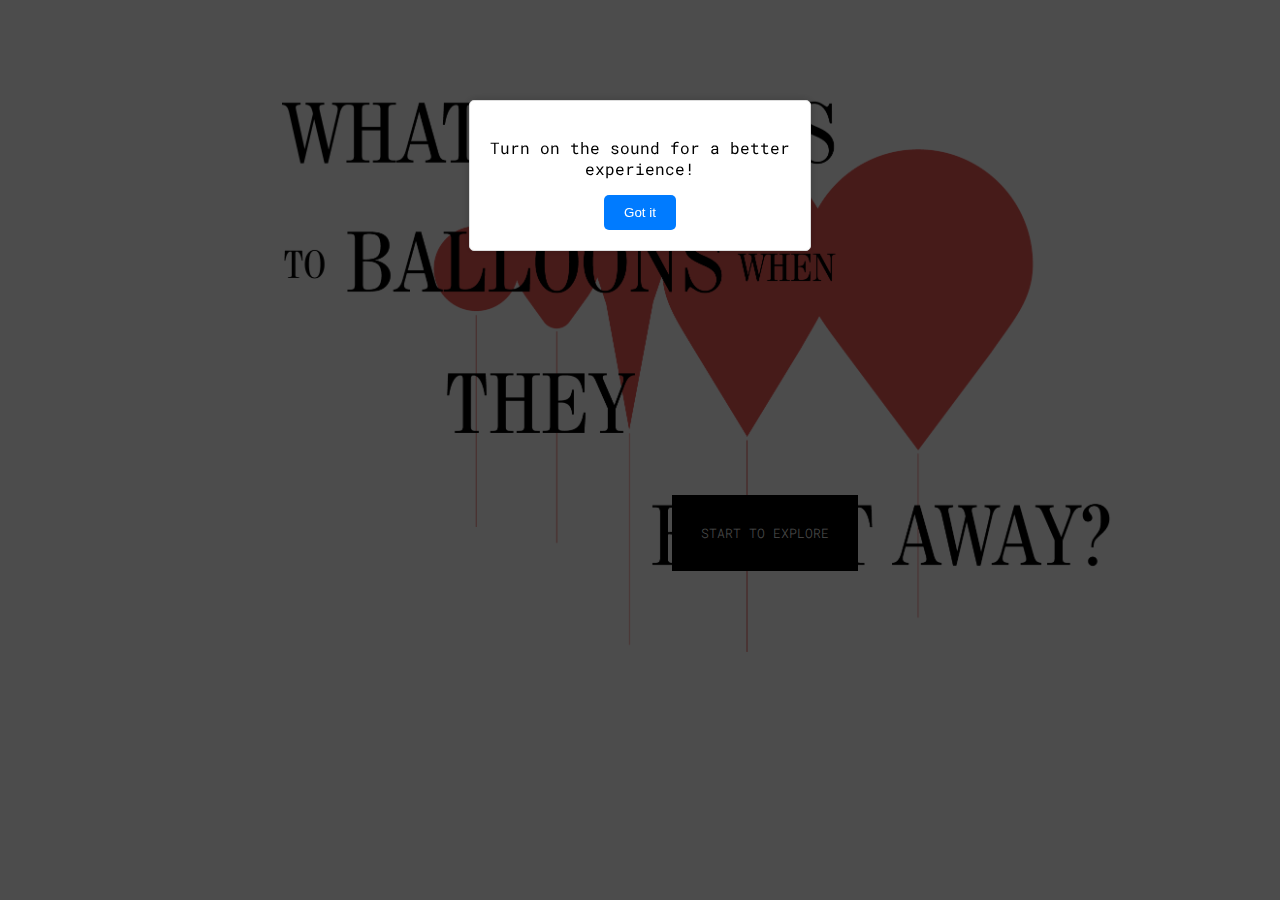
<file: Project 1/html/index.html>
<!DOCTYPE html>
<html lang="en">
<head>
    <meta charset="UTF-8">
    <meta name="viewport" content="width=device-width, initial-scale=1.0">
    <link href="../css/style.css" rel="stylesheet"></link>    
    <!-- font -->
    <link rel="preconnect" href="https://fonts.googleapis.com">
    <link rel="preconnect" href="https://fonts.gstatic.com" crossorigin>
    <link href="https://fonts.googleapis.com/css2?family=Roboto+Mono:wght@100;200;300;400;500;600;700&display=swap" rel="stylesheet">
    <link rel="icon" href="../img/icon.png" type="image/png">
    <title>Balloon</title>
</head>
<body style="background-color: white">
    <audio id="bgm1"src="../music/bgm1.mp3" type="audio/mp3" loop></audio>

    
    <div id="entryPopup" class="popup">
        <div class="popup-content">
            <p>Turn on the sound for a better experience!</p>
            <button id="startButton">Got it</button>
        </div>
    </div>



    <section class="fadein" id="PAGE1">
        <!-- <p id="projectname">WHERE BALLOONS FLOAT</p> -->
        <img id="bkd" src="../img/bkd.png" />
        <button class="btn" id="btn1" onclick="window.location.href='../html/select.html'">START TO EXPLORE</button>
    </section>


    <script src="../js/app.js"></script>
</body>
</html>
</file>
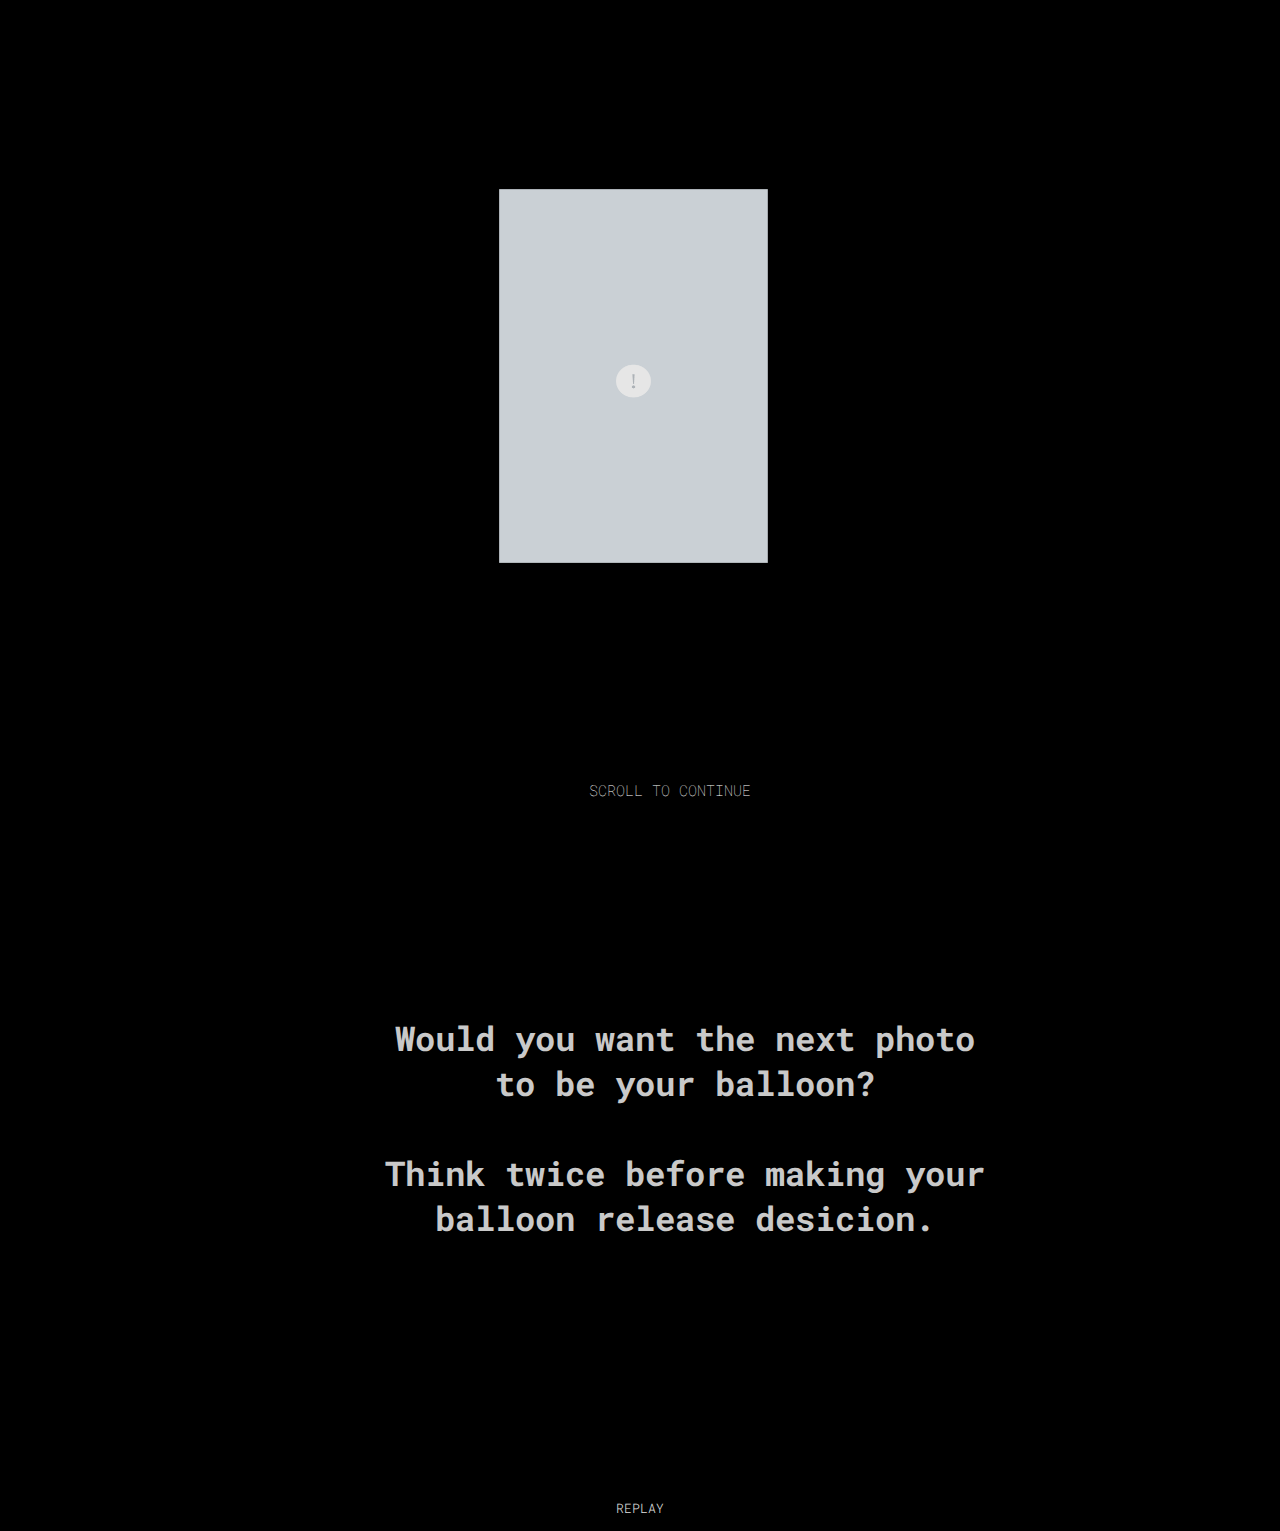
<file: Project 1/html/final.html>
<!DOCTYPE html>
<html lang="en">
<head>
    <meta charset="UTF-8">
    <meta name="viewport" content="width=device-width, initial-scale=1.0">
    <link href="../css/style.css" rel="stylesheet"></link>    
    <!-- font -->
    <link rel="preconnect" href="https://fonts.googleapis.com">
    <link rel="preconnect" href="https://fonts.gstatic.com" crossorigin>
    <link href="https://fonts.googleapis.com/css2?family=Roboto+Mono:wght@100;200;300;400;500;600;700&display=swap" rel="stylesheet">
    <link rel="icon" href="../img/icon.png" type="image/png">
    <title>landissue</title>
</head>
<body style="height:1400px">
    <audio id="bgm6"src="../music/bgm4.mp3"  type="audio/mp3" loop></audio>
        <section class="fadein" id="PAGE7">
            <img id="risk8" src="../img/risk8.png"/>
            <p id="risk8_scroll">SCROLL TO CONTINUE</p>
            <p id="thinktwice">Would you want the next photo to be your balloon?
                <br><br/>Think twice before making your balloon release desicion.</p>
            <button class="continue" id="replay" onclick="window.location.href='../html/index.html'">REPLAY</button>
        </section>
    <script src="../js/final.js"></script>
</body>
</html>
</file>
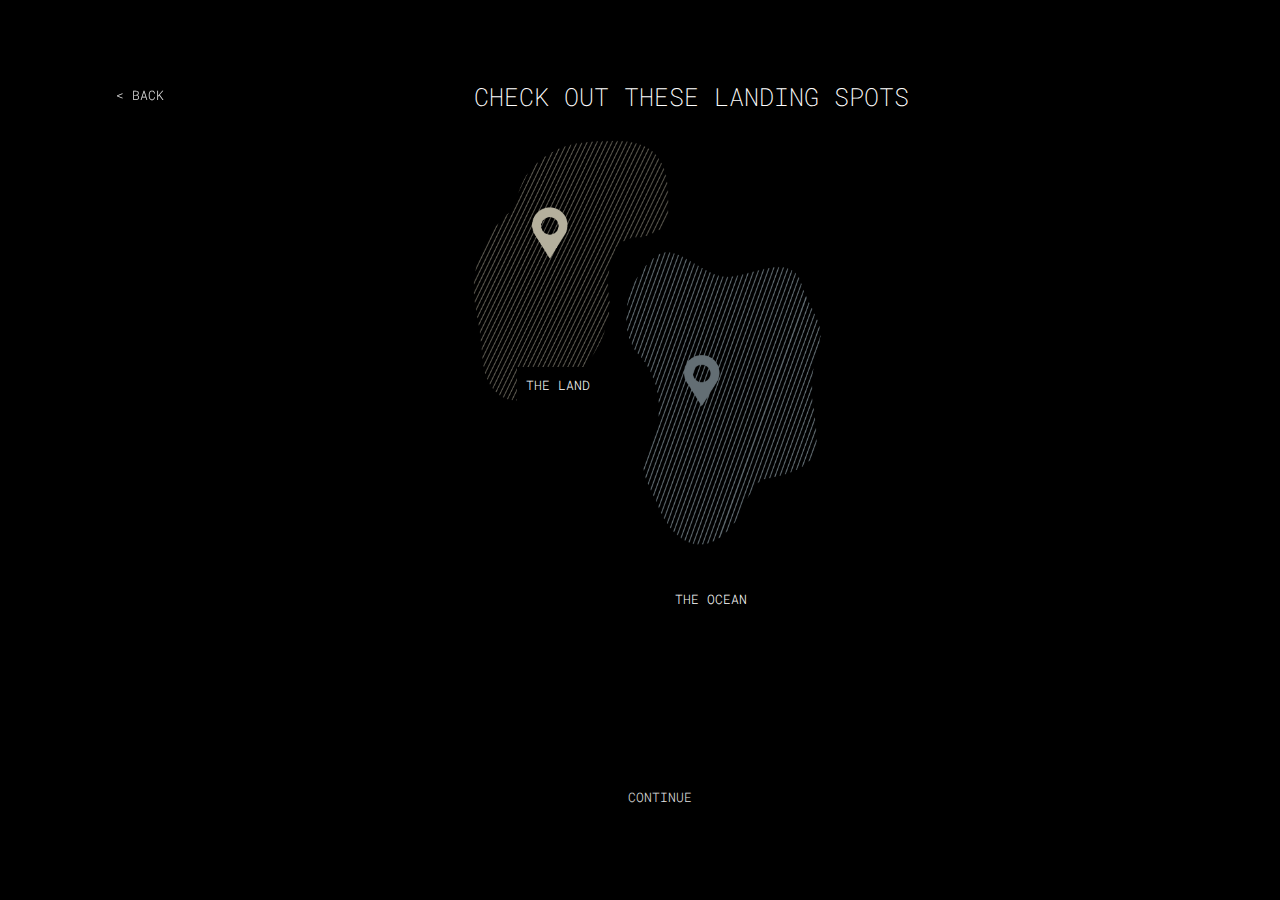
<file: Project 1/html/land.html>
<!DOCTYPE html>
<html lang="en">
<head>
    <meta charset="UTF-8">
    <meta name="viewport" content="width=device-width, initial-scale=1.0">
    <link href="../css/style.css" rel="stylesheet"></link>    
    <!-- font -->
    <link rel="preconnect" href="https://fonts.googleapis.com">
    <link rel="preconnect" href="https://fonts.gstatic.com" crossorigin>
    <link href="https://fonts.googleapis.com/css2?family=Roboto+Mono:wght@100;200;300;400;500;600;700&display=swap" rel="stylesheet">
    <link rel="icon" href="../img/icon.png" type="image/png">
    <title>land</title>
</head>
<body>
    <section class="fadein" id="PAGE6">
        <audio id="bgm3"src="../music/bgm3.mp3"  type="audio/mp3" loop></audio>
        <h1 id="selectland">CHECK OUT THESE LANDING SPOTS</h1>
        <img id="map_land" src="../img/map_land.png"/>
        <button class="mapbtn2" id="THELAND"  onclick="window.location.href='../html/landissue.html'">THE LAND</button>
        <button class="mapbtn2" id="THEOCEAN"  onclick="window.location.href='../html/oceanissue.html'">THE OCEAN</button>
    
    <button class="continue" id="oceanissue_continue5" onclick="window.location.href='../html/musicfestival.html'"> < BACK</button>
    <button class="continue" id="continue_final" onclick="window.location.href='../html/final.html'">CONTINUE</button>
</section>
    
    <script src="../js/land.js"></script>
</body>
</html>
</file>
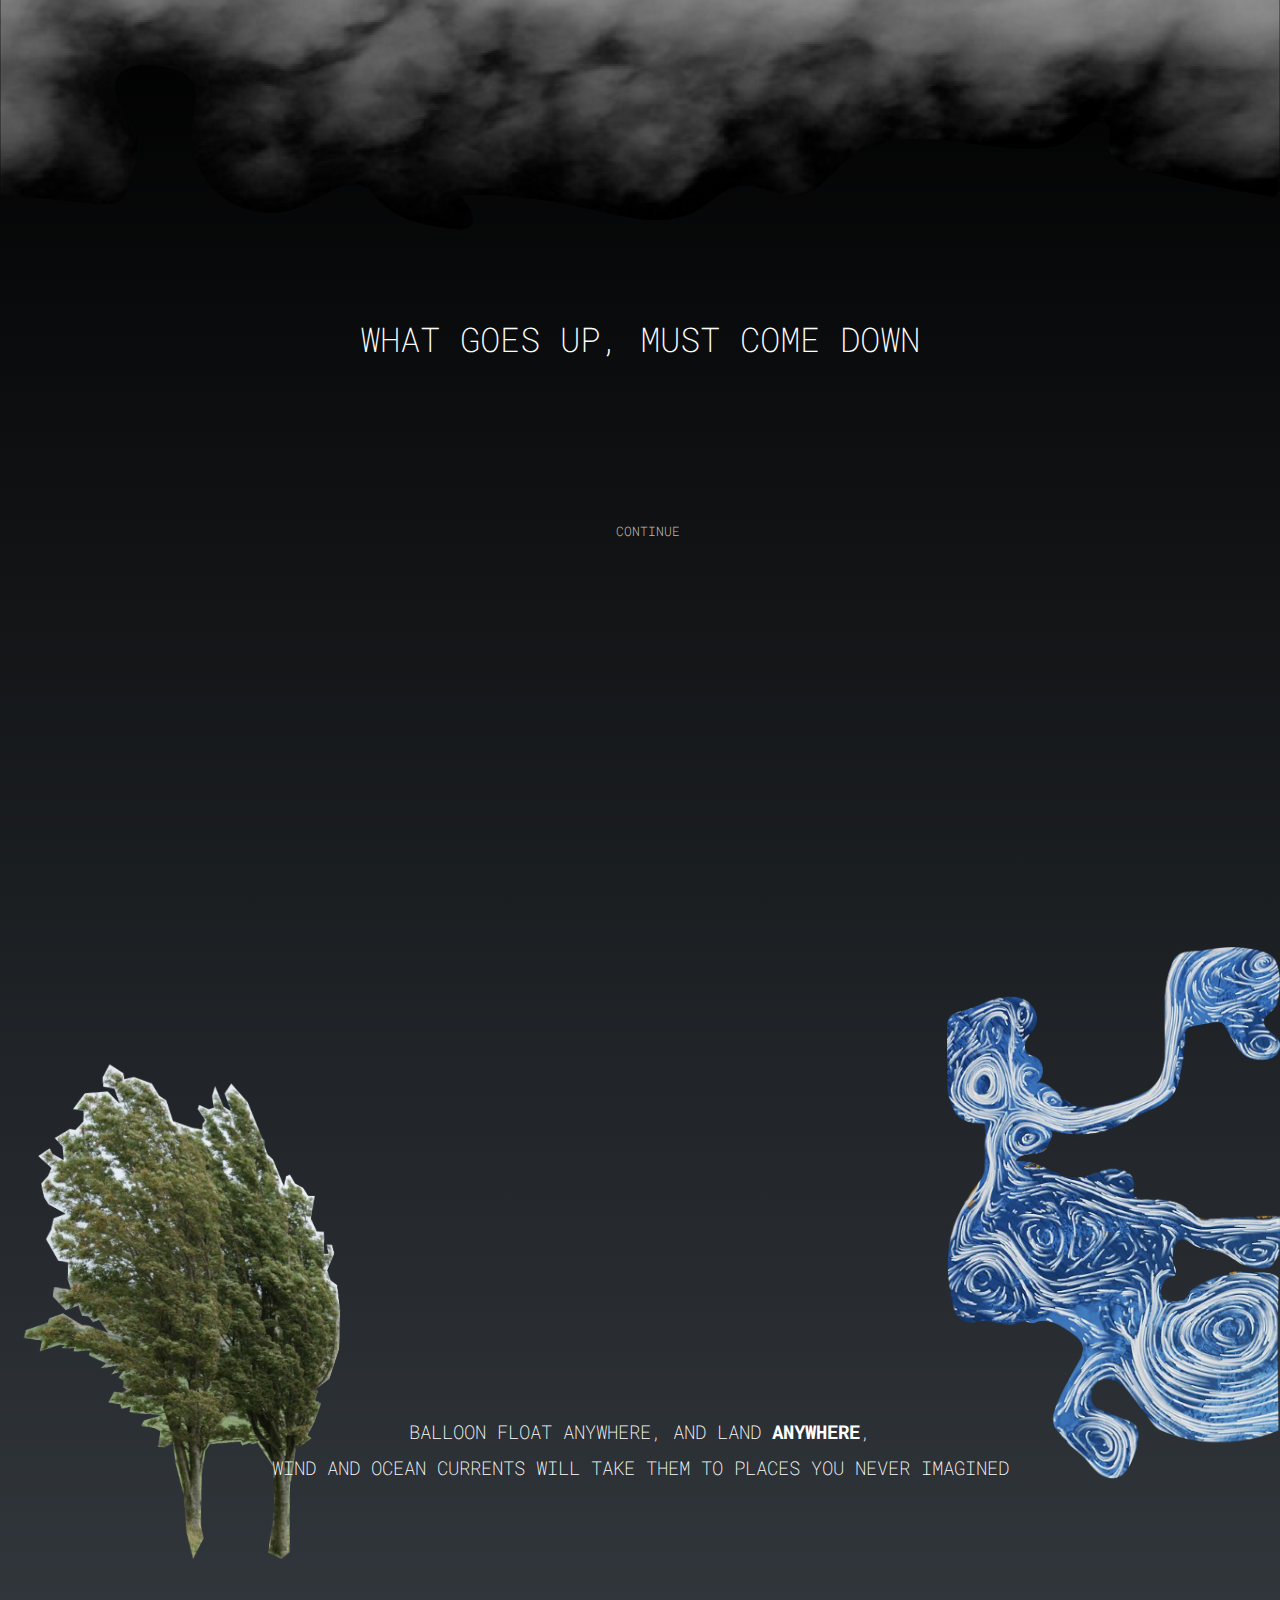
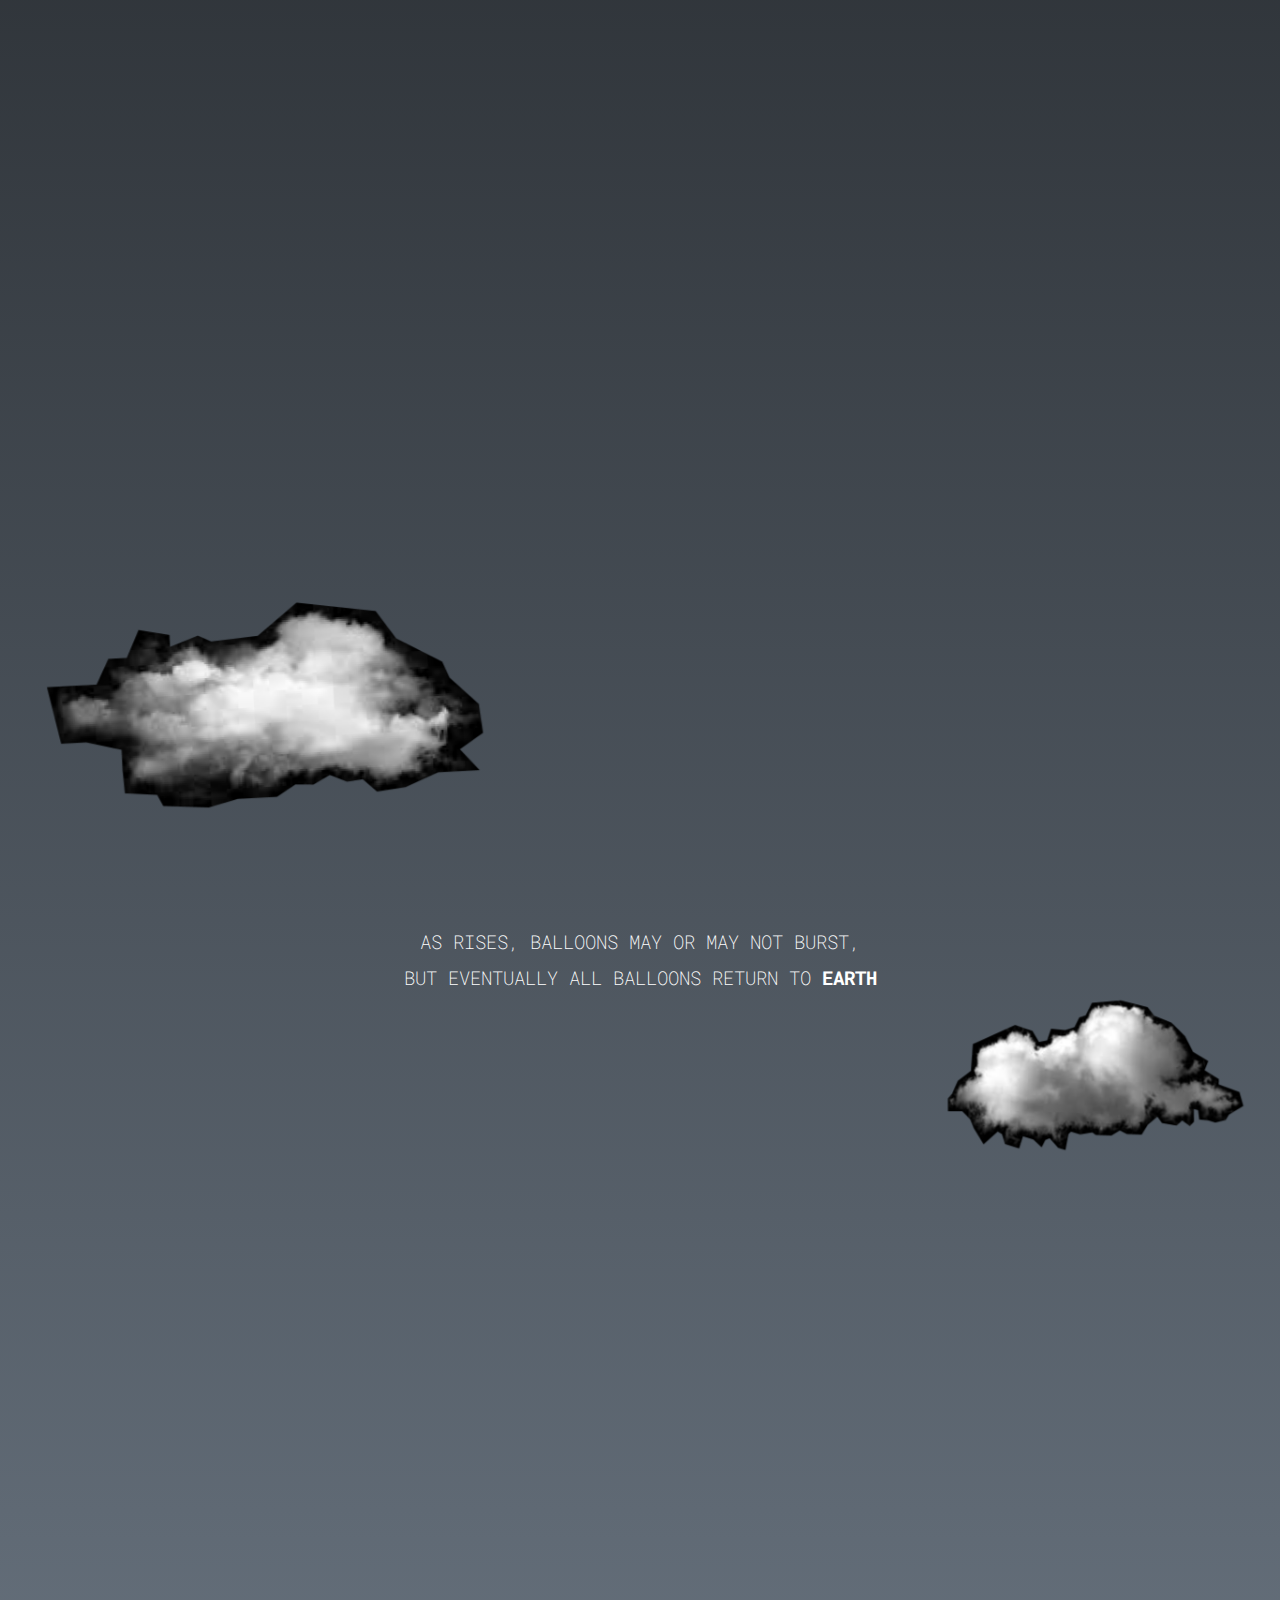
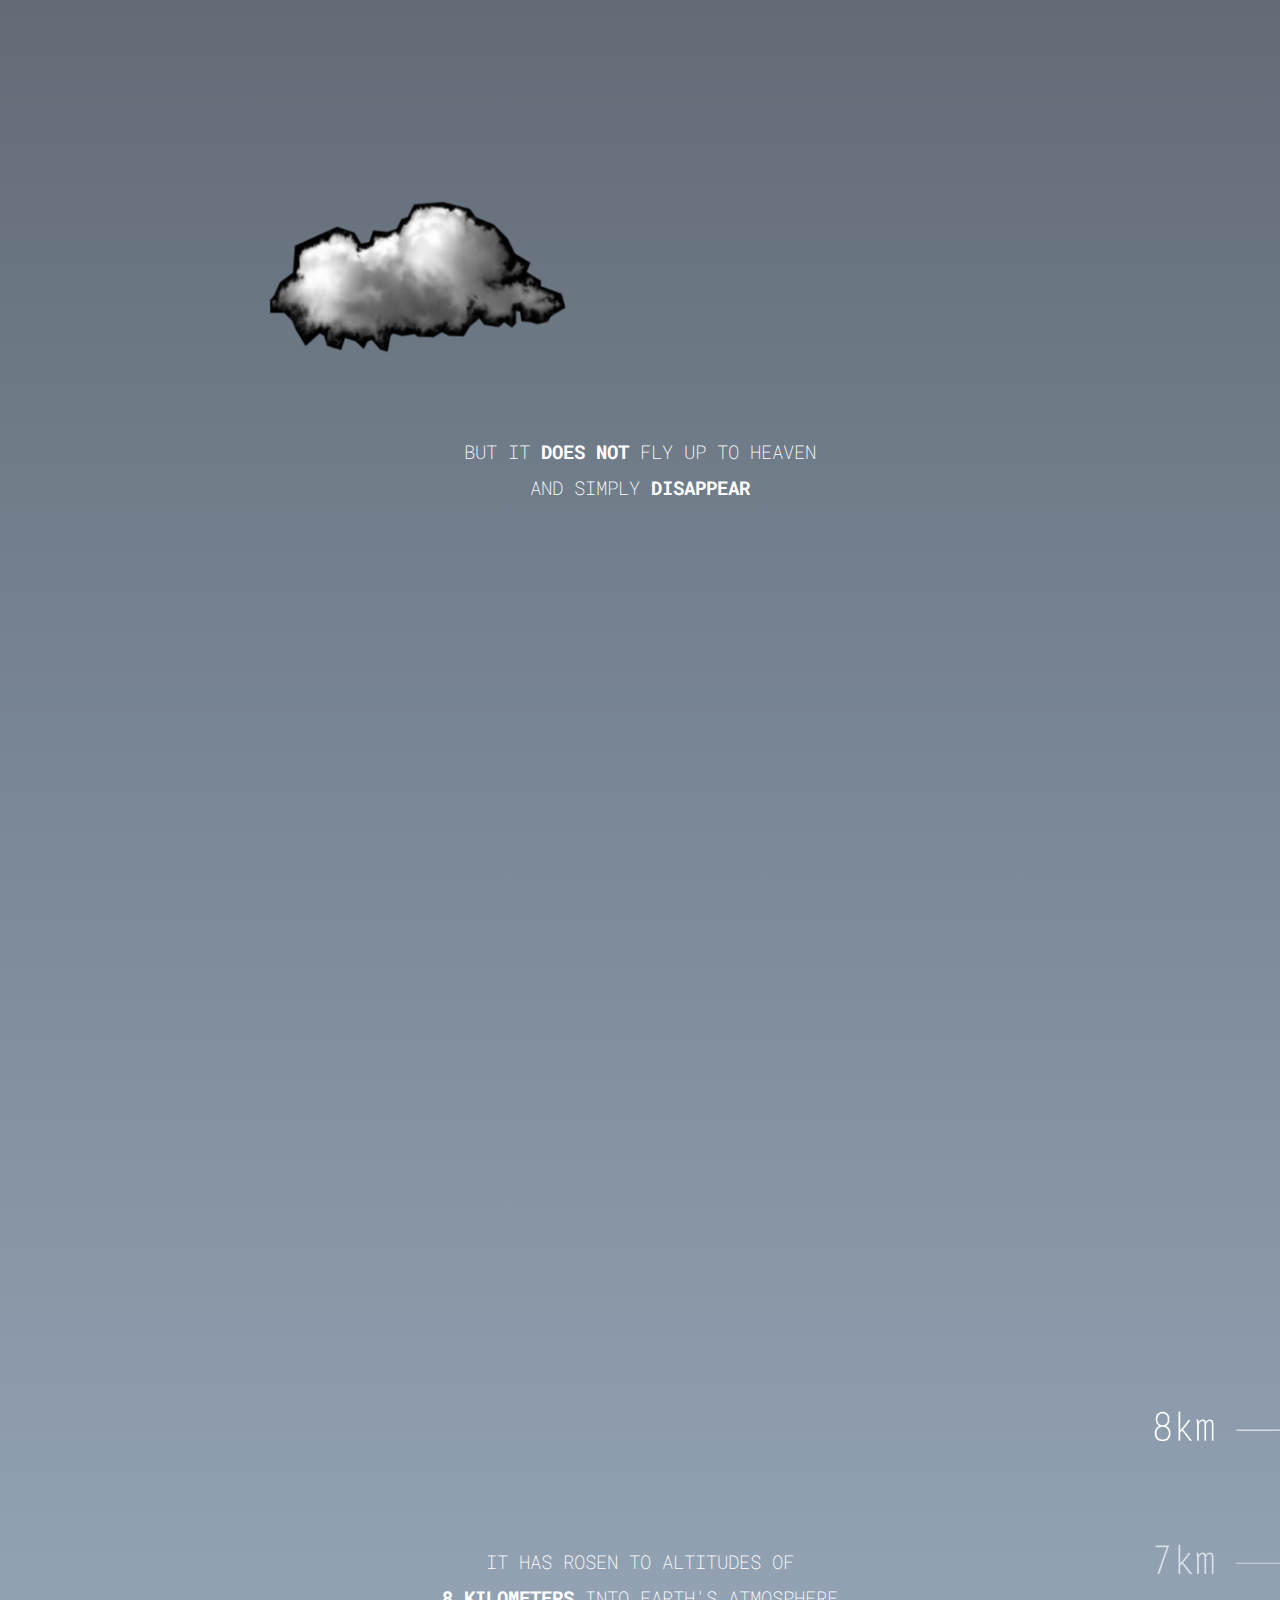
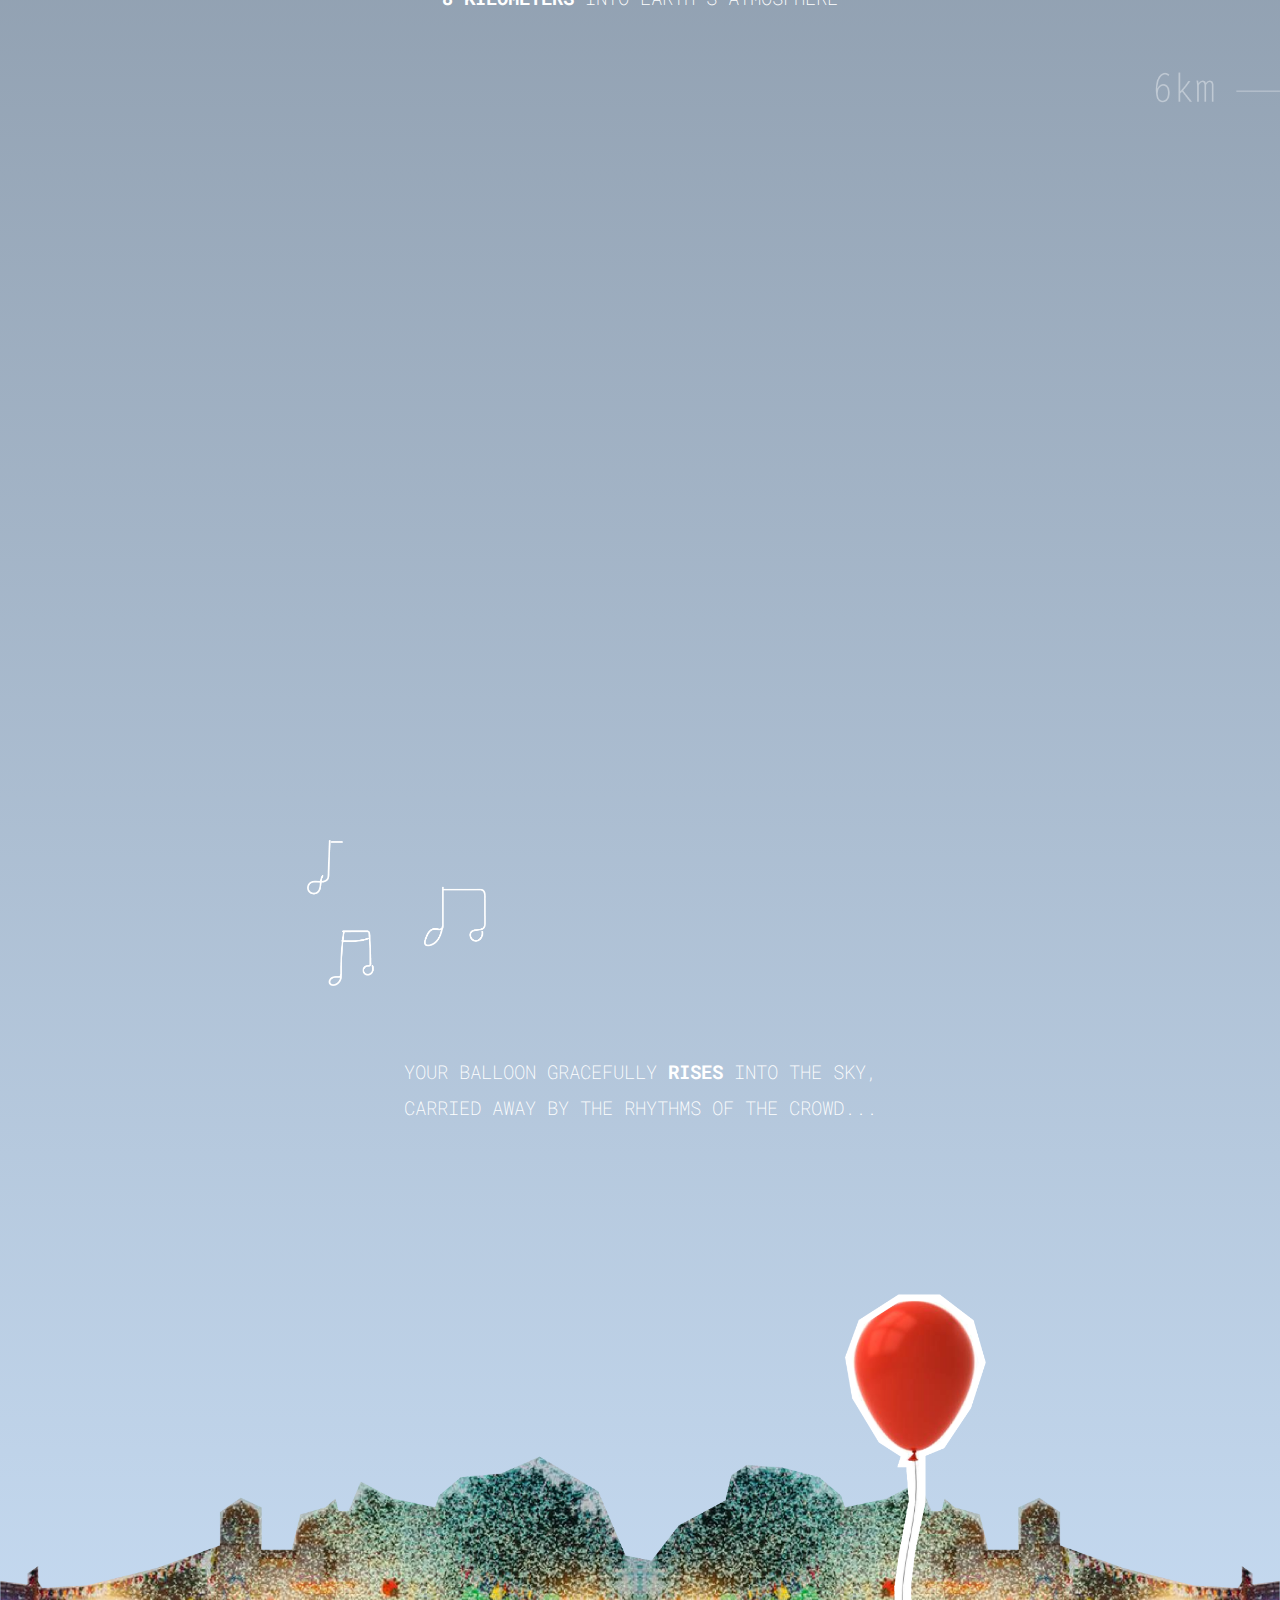
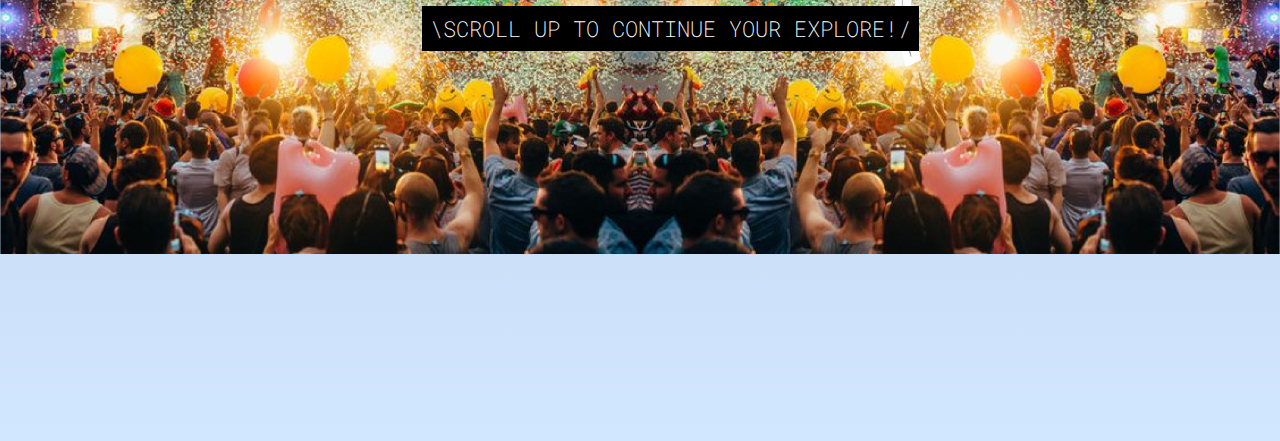
<file: Project 1/html/musicfestival.html>
<!DOCTYPE html>
<html lang="en">
<head>
    <meta charset="UTF-8">
    <meta name="viewport" content="width=device-width, initial-scale=1.0">
    <link href="../css/style.css" rel="stylesheet"></link>    
    <!-- font -->
    <link rel="preconnect" href="https://fonts.googleapis.com">
    <link rel="preconnect" href="https://fonts.gstatic.com" crossorigin>
    <link href="https://fonts.googleapis.com/css2?family=Roboto+Mono:wght@100;200;300;400;500;600;700&display=swap" rel="stylesheet">
    <link rel="icon" href="../img/icon.png" type="image/png">
    <title>musicfestival</title>
</head>
<body style="background: linear-gradient(to bottom, #000000, #d1e7ff);">
    <section class="fadein longpage" id="PAGE5">
        <audio id="bgm_musicfest"src="../music/musicfest.mp3"  type="audio/mp3" autoplay></audio>
        <button id="continue_music" onclick="window.location.href='../html/land.html'">CONTINUE</button>
        <div class="music_text_class">
                <p class="musicheading">WHAT GOES UP, MUST COME DOWN</p>
                <p class="musictext">BALLOON FLOAT ANYWHERE, AND LAND <span style="font-weight: 700;">ANYWHERE</span>,<br>WIND AND OCEAN CURRENTS WILL TAKE THEM TO PLACES YOU NEVER IMAGINED</p>
                <p class="musictext">AS RISES, BALLOONS MAY OR MAY NOT BURST,<br>BUT EVENTUALLY ALL BALLOONS RETURN TO <span style="font-weight: 700;">EARTH</span></p>
                <p class="musictext">BUT IT <span style="font-weight: 700;">DOES NOT</span> FLY UP TO HEAVEN <br>AND SIMPLY <span style="font-weight: 700;">DISAPPEAR</span></p>
                <p class="musictext">IT HAS ROSEN TO ALTITUDES OF <br><span style="font-weight: 700;">8 KILOMETERS</span> INTO EARTH'S ATMOSPHERE</p>
                <p class="musictext">YOUR BALLOON GRACEFULLY <span style="font-weight: 700;">RISES</span> INTO THE SKY,<br>CARRIED AWAY BY THE RHYTHMS OF THE CROWD...</p>
        </div>
        <img id="musicballoon"  src="../img/bln2.png"/>
        <div class="decorateimg">
            <img id="km" src="../img/km.png"/>
            <img id="bigcloud" src="../img/bigcloud.png"/>
            <img id="clouds" src="../img/clouds.png"/>
            <img id="music" src="../img/music.png"/>
            <img id="wind" src="../img/wind.png"/>
            <img id="wind2" src="../img/wind2.png"/>
        </div>
        

        <section class="music_button_class">
            <button id="releasebtn">\SCROLL UP TO CONTINUE YOUR EXPLORE!/</button>
            <img id="musicfest" src="../img/musicfest.png"/> 
        </section>


    </section>
    <script src="../js/musicfestival.js"></script>
</body>
</html>
</file>
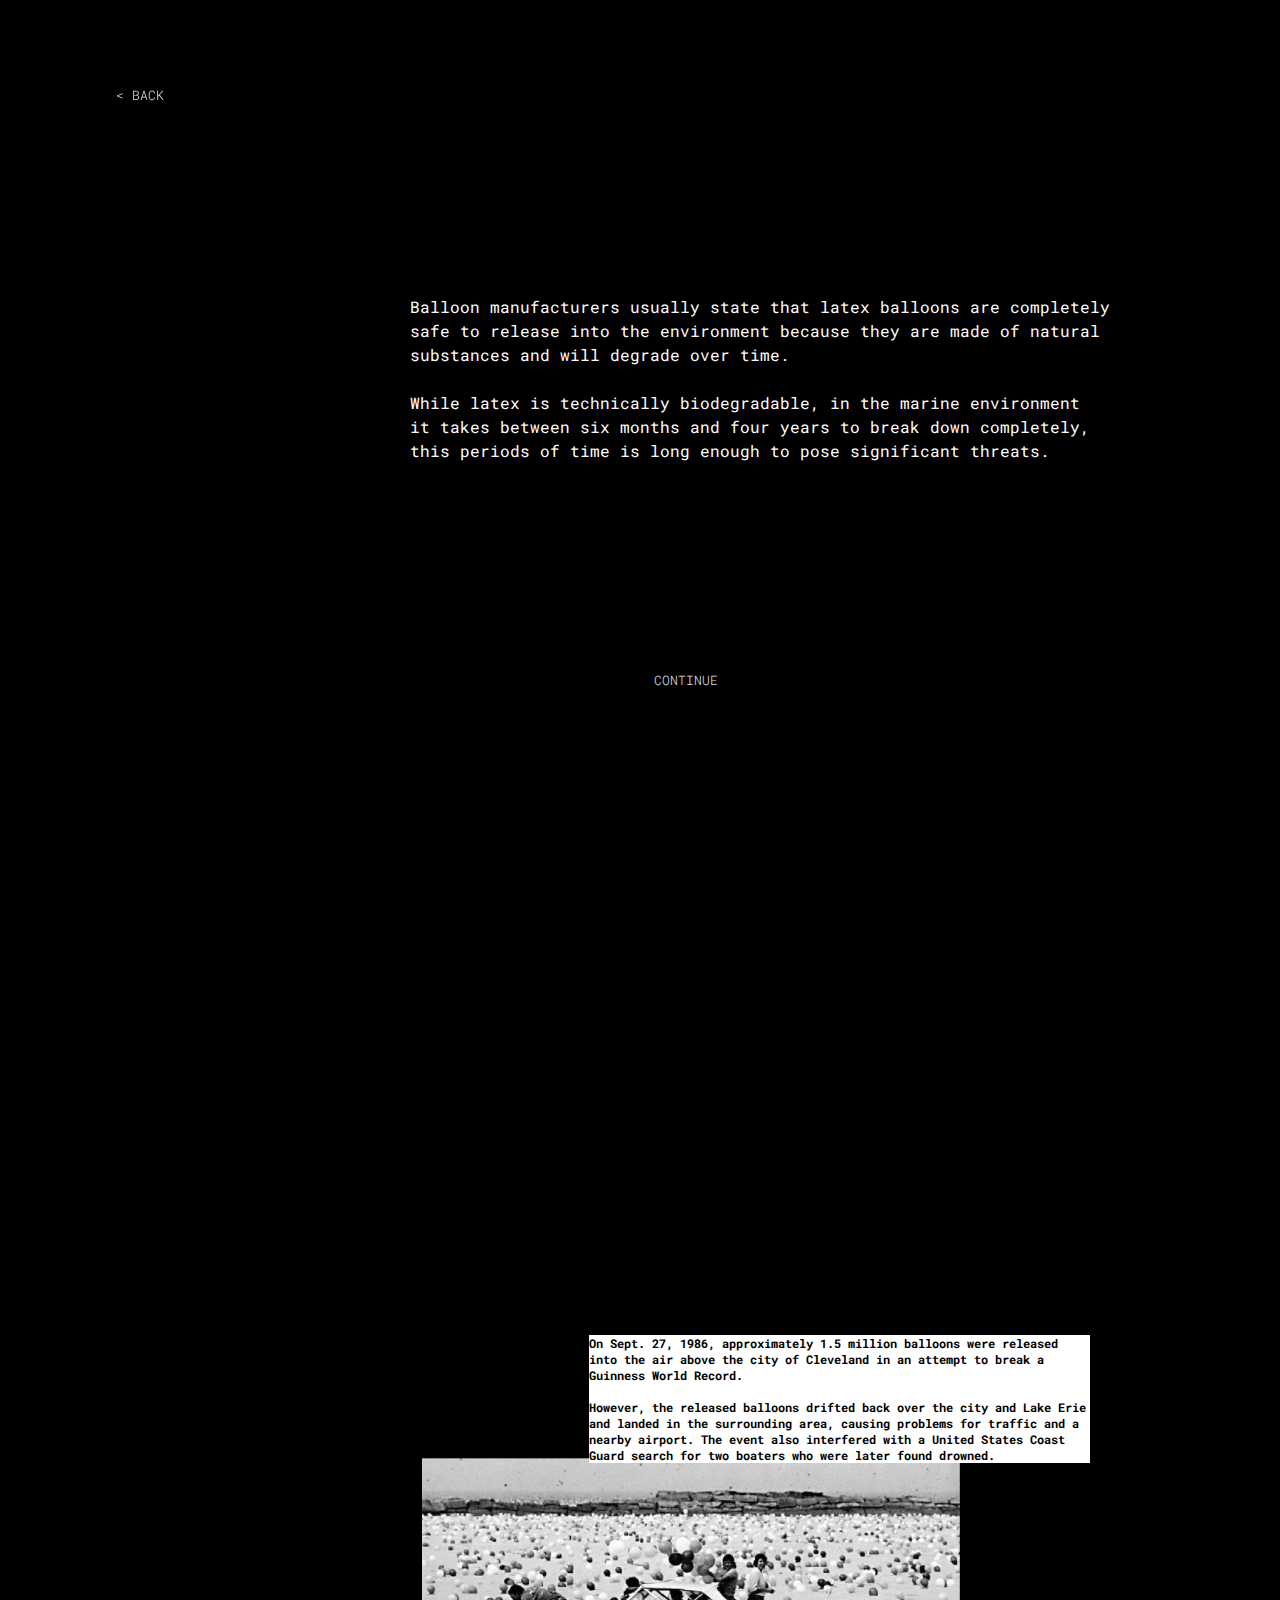
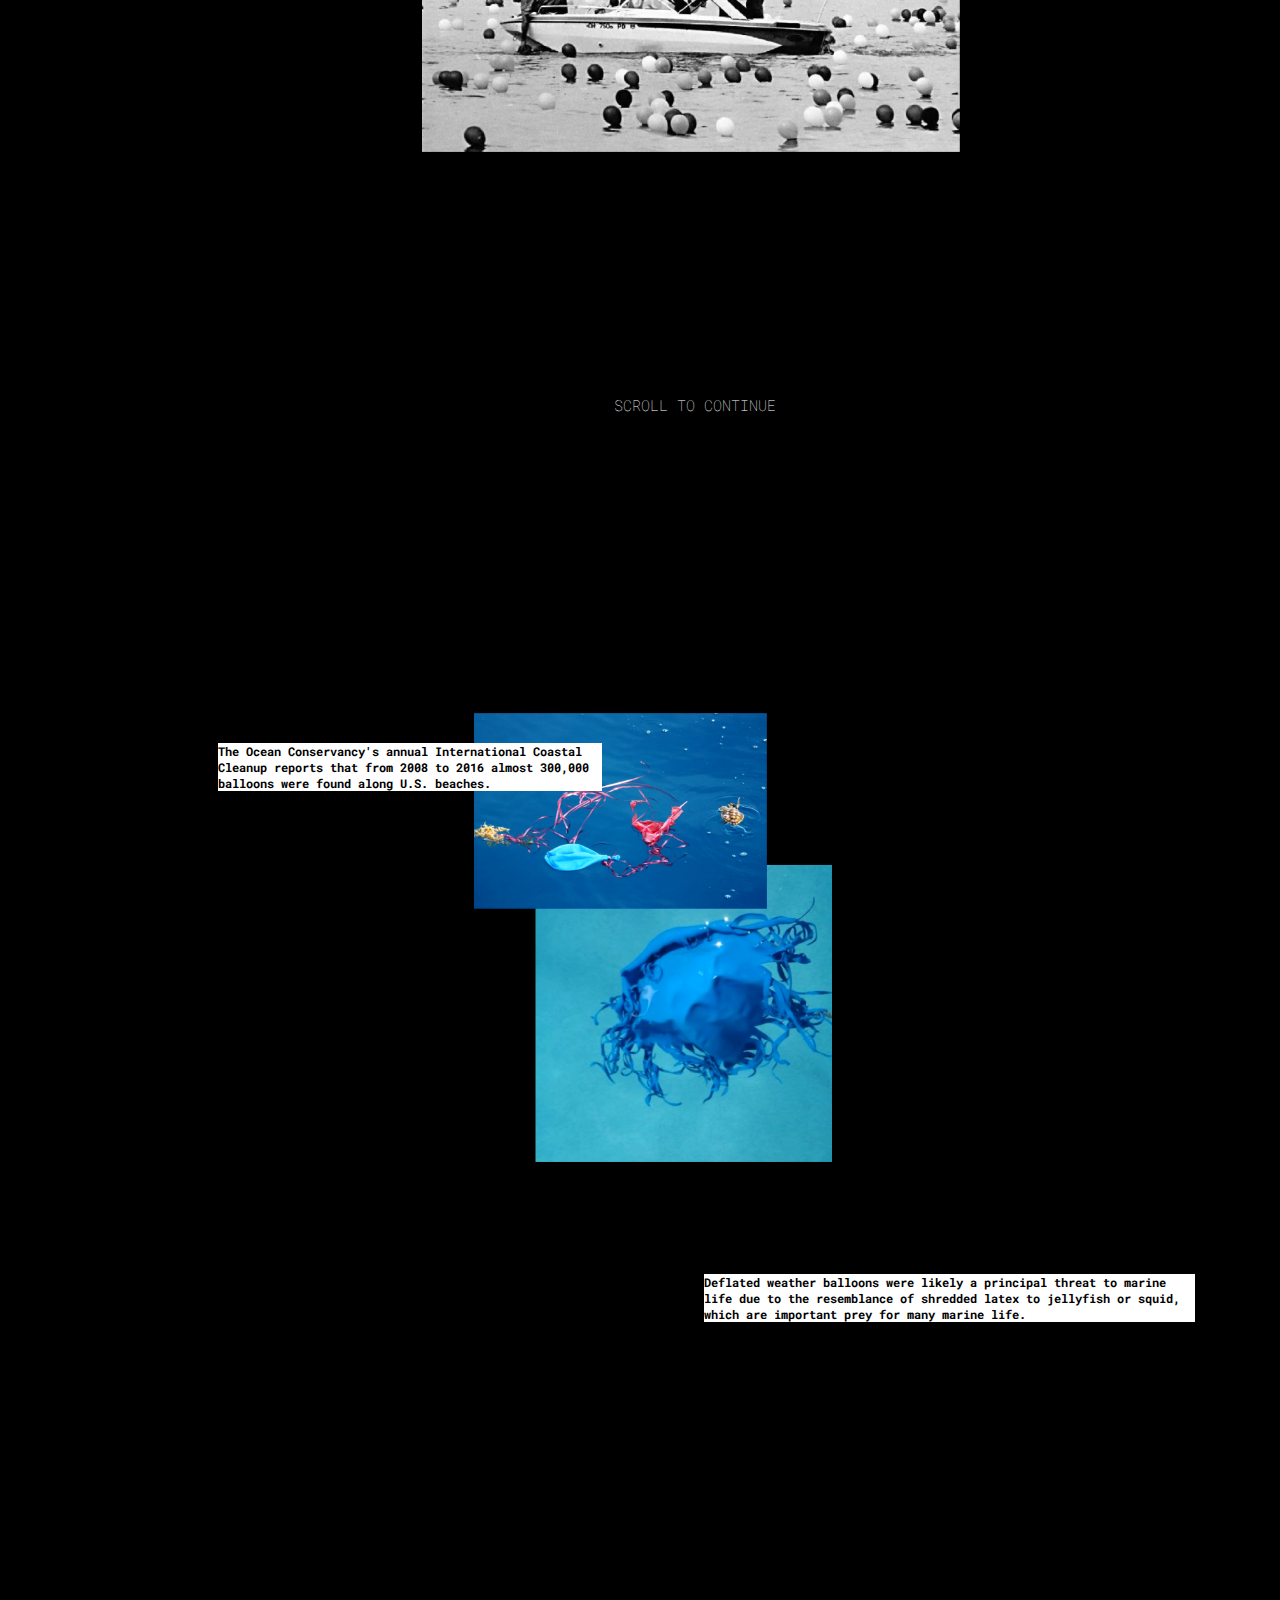
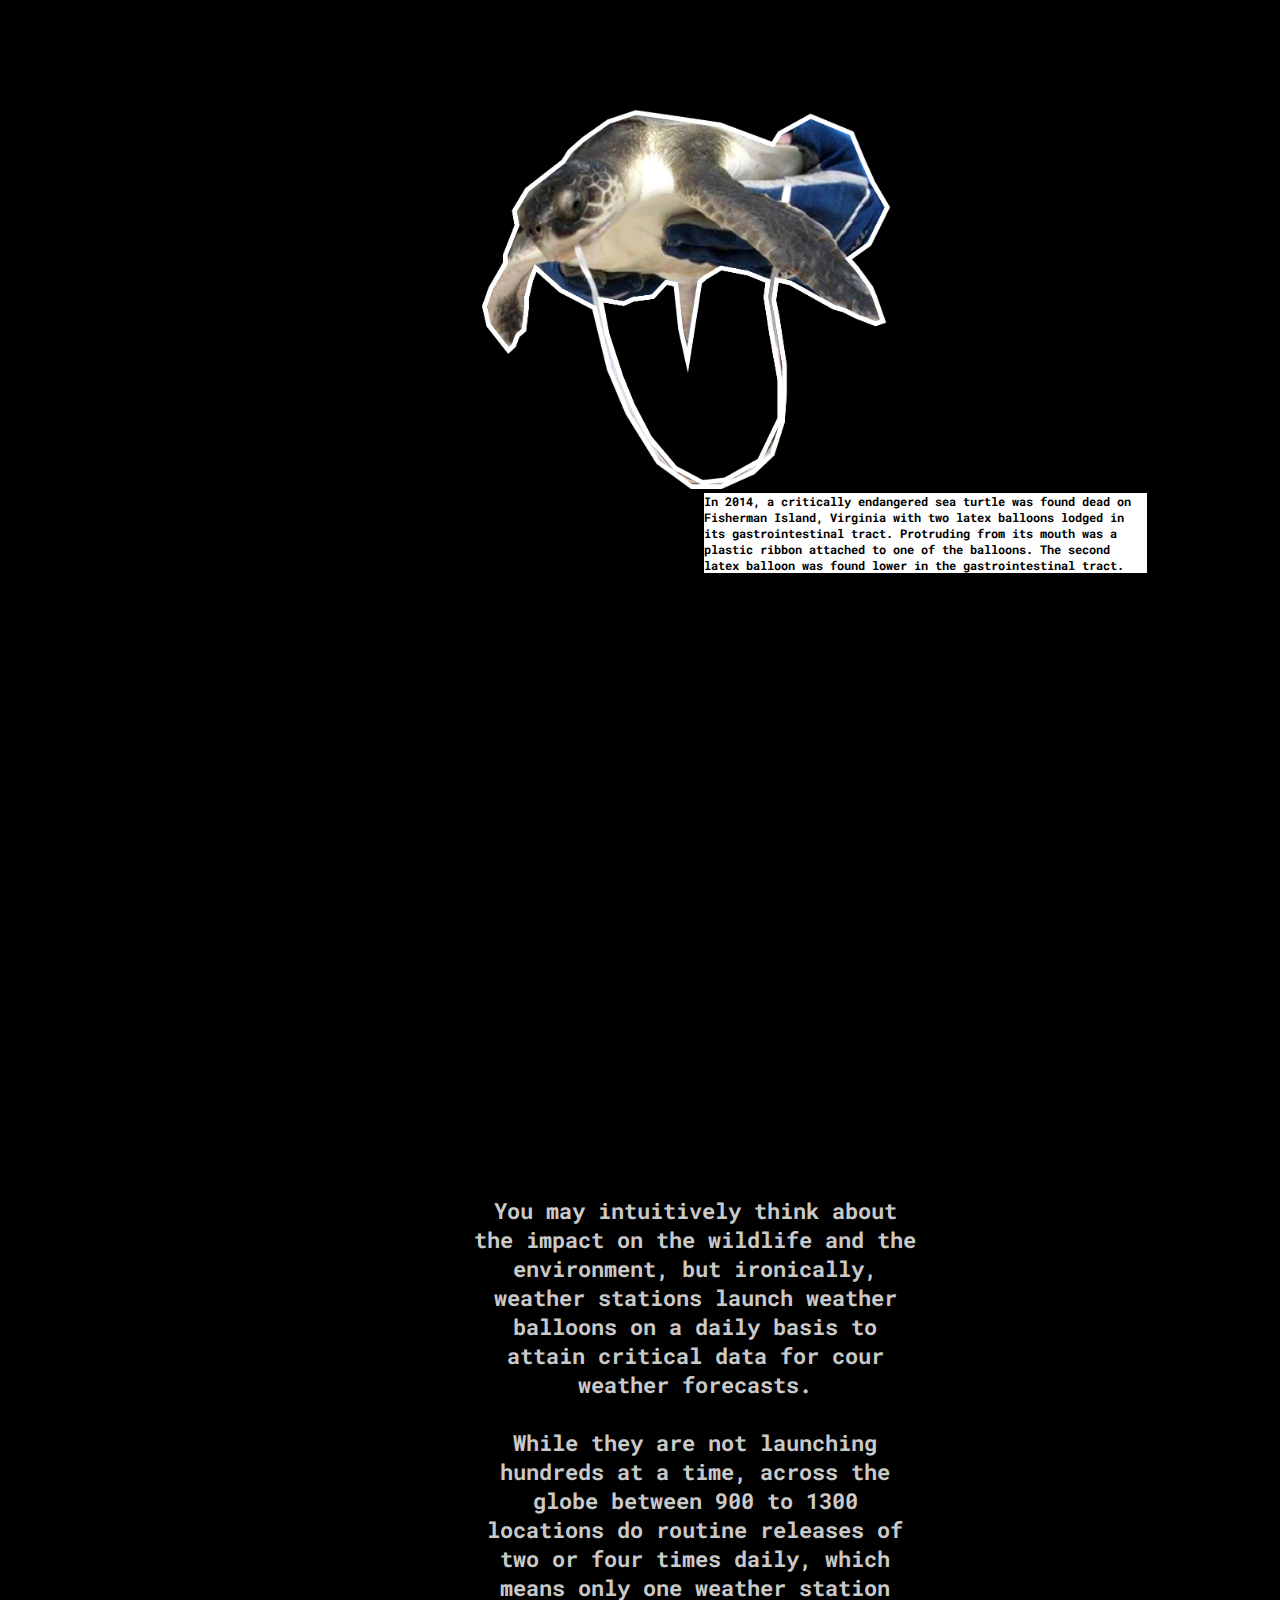
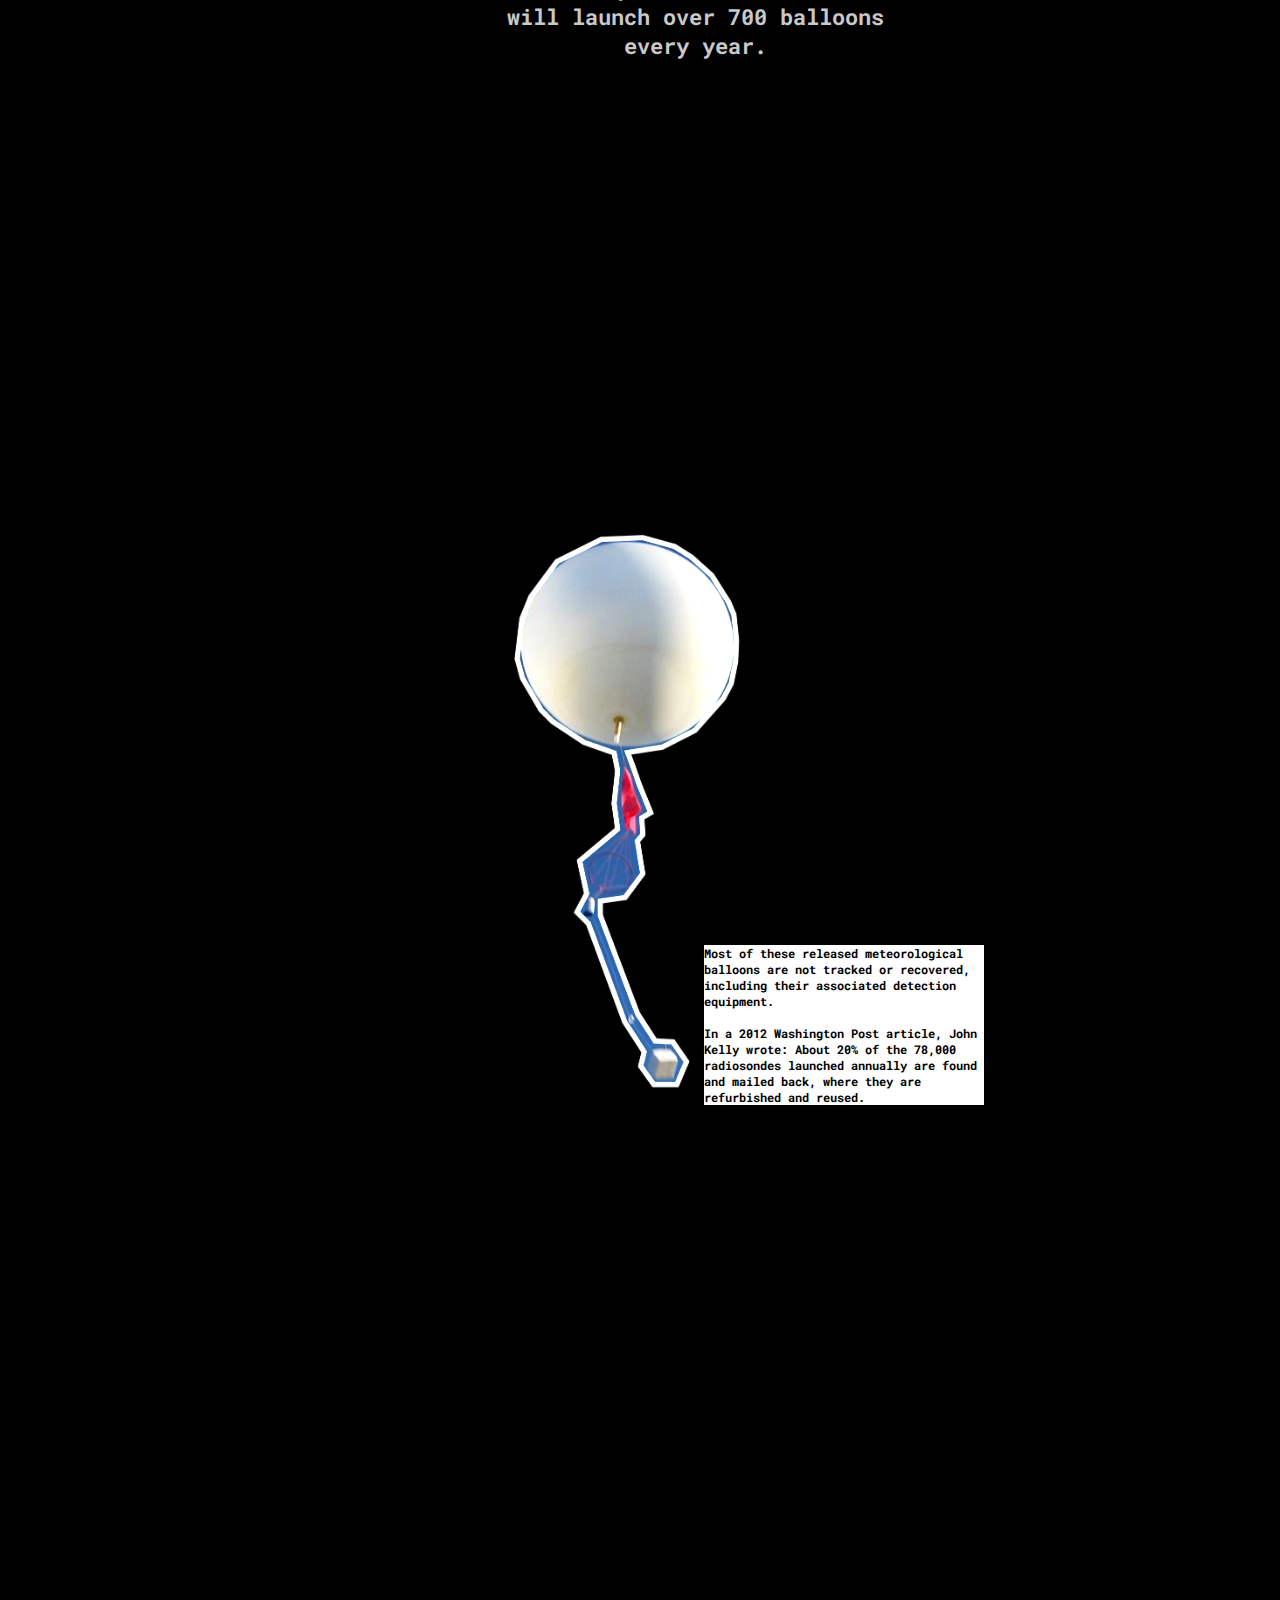
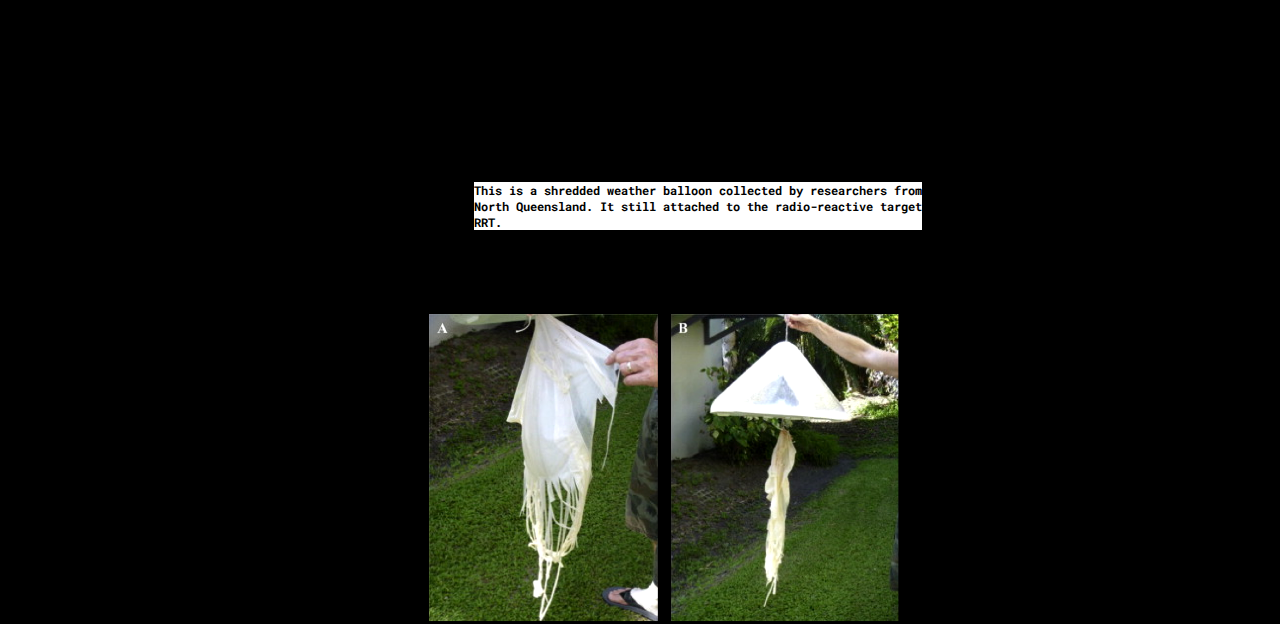
<file: Project 1/html/oceanissue.html>
<!DOCTYPE html>
<html lang="en">
<head>
    <meta charset="UTF-8">
    <meta name="viewport" content="width=device-width, initial-scale=1.0">
    <link href="../css/style.css" rel="stylesheet"></link>    
    <!-- font -->
    <link rel="preconnect" href="https://fonts.googleapis.com">
    <link rel="preconnect" href="https://fonts.gstatic.com" crossorigin>
    <link href="https://fonts.googleapis.com/css2?family=Roboto+Mono:wght@100;200;300;400;500;600;700&display=swap" rel="stylesheet">
    <link rel="icon" href="../img/icon.png" type="image/png">
    <title>oceanissue</title>
</head>
<body>
    <audio id="bgm5"src="../music/bgm4.mp3"  type="audio/mp3" loop></audio>
    <section class="fadein" id="PAGE7" style="height:6095px">
        <section>
            <p id="fact1">Balloon manufacturers usually state that latex balloons are completely<br> 
                safe to release into the environment because they are made of natural <br>   
                substances and will degrade over time.<br> 
                <br/>
               While latex is technically biodegradable, in the marine environment<br> 
               it takes between six months and four years to break down completely,<br>  
               this periods of time is long enough to pose significant threats. </p>
           <button class="continue" id="oceanissue_continue">CONTINUE</button>
        </section>

        <section>
            <img id="risk1" src="../img/risk1.png"/>
            <p id="risk1_des">On Sept. 27, 1986, approximately 1.5 million balloons were released 
                into the air above the city of Cleveland in an attempt to break a 
                Guinness World Record.<br/><br>
                However, the released balloons drifted back over the city and Lake 
                Erie and landed in the surrounding area, causing problems for 
                traffic and a nearby airport. The event also interfered with a 
                United States Coast Guard search for two boaters who were later
                found drowned.</p>
            <p id="scrolltocontinue">SCROLL TO CONTINUE</p>
        </section>

         <section>
            <img id="risk2" src="../img/risk2.png"/>
            <p id="risk2_des1">The Ocean Conservancy's annual International Coastal
                Cleanup reports that from 2008 to 2016 almost 300,000
                balloons were found along U.S. beaches.</p>
            <p id="risk2_des2">Deflated weather balloons were likely a principal
                threat to marine life due to the resemblance of
                shredded latex to jellyfish or squid, which are 
                important prey for many marine life. </p>
        </section>


        <section>
            <img id="risk3" src="../img/risk3.png"/>
            <p id="risk3_des">In 2014, a critically endangered sea turtle was found dead 
                on Fisherman Island, Virginia with two latex balloons lodged
                 in its gastrointestinal tract. Protruding from its 
                mouth was a plastic ribbon attached to one of the balloons. 
                The second latex balloon was found lower in the 
                gastrointestinal tract.</p>
        </section>

        <section>
            <img id="risk4" src="../img/risk4.png"/>
            <img id="risk5" src="../img/risk5.png"/>
            <p id="risk4_des1">You may intuitively think about the impact on the wildlife and the environment, 
                but ironically, weather stations launch weather balloons on a daily basis to attain critical 
                data for cour weather forecasts. 
                <br><br/> 
                While they are not launching hundreds at a time, across the globe between 900 to 1300 locations do routine releases
                of two or four times daily, which means only one weather station will launch over 700 balloons every year.</p>
            
            <p id="risk4_des2"> 
                Most of these released meteorological balloons are 
                not tracked or recovered, including their associated detection equipment.<br><br/>
                In a 2012 Washington Post article, John Kelly wrote:
                About 20% of the 78,000 radiosondes launched 
                annually are found and mailed back, where they are 
                refurbished and reused.
            </p>
            <p id="risk4_des3">
                This is a shredded weather balloon collected by researchers from North Queensland.
                It still attached to the radio-reactive target RRT.
            </p>
            <button class="continue" id="oceanissue_continue4" onclick="window.location.href='../html/land.html'"> < BACK</button>
        </section>
    </section>
    <script src="../js/oceanissue.js"></script>
</body>
</html>
</file>
<file: Project 1/css/style.css>
body{
    font-family: 'Roboto Mono', monospace;
    background-color: black;
    display: flex;
    justify-content: center;
    align-items: center;
    margin:0 0
}

/* #projectname{
        position: absolute;
        right: 2%;
        top: 1%;
        font-weight: 200;
        font-size: 14px;
} */

/* 弹窗样式 */
.popup {
    display: none;
    position: fixed;
    top: 0;
    left: 0;
    width: 100%;
    height: 100%;
    background-color: rgba(0, 0, 0, 0.7);
    z-index: 1;
    text-align: center;
}

.popup-content {
    background-color: white;
    width: 300px;
    margin: 100px auto;
    padding: 20px;
    border: 1px solid #ddd;
    border-radius: 5px;
    box-shadow: 0 0 10px rgba(0, 0, 0, 0.2);
}

/* 按钮样式 */
#startButton {
    background-color: #007BFF;
    color: white;
    border: none;
    padding: 10px 20px;
    border-radius: 5px;
    cursor: pointer;
}


@keyframes fadein {
    0% { opacity:0; }
    
    100% { opacity: 1; }
}


.fadein{
   animation-name:fadein;
   animation-duration: 6s;
}



#bkd{
    /* display: flex;
    width: 44%;
    margin: 1.5% auto; */


    /* width: 42%;
    position: absolute;
    left: 32%;
    top: 13%; */
    width: 65%;
    position: absolute;
    left: 22%;
    top: 10%;
}

#title{
    /* font-size: 16px;
    font-weight: 300;
    text-align: center;
    left: 37%;
    color: #000000; */
    font-size: 48px;
    font-weight: 200;
    text-align: center;
    left: 7%;
    color: #000000;
    top: 27%;
    rotate: initial;
}


.btn{
    /* font-family: 'Roboto Mono', monospace;
    font-weight: 300;
    font-size: 13px;
    background-color: rgb(0 0 0);
    color: rgb(255 255 255);
    border-color: white;
    border-width: 1px;
    padding: 14px;
    position: relative;
    display: flex;
    margin: 9.5% auto 0 auto; */
    font-family: 'Roboto Mono', monospace;
    font-weight: 300;
    font-size: 13px;
    background-color: rgb(0 0 0);
    color: rgb(255 255 255);
    padding: 29px;
    position: absolute;
    top: 55%;
    left: 52.5%;
    display: flex;
    border: none;
}

.btn:hover {
    background-color:#ffffff;
    color: black;
    transition: 0.7s;
}


.continue{
    font-family: 'Roboto Mono', monospace;
    font-weight: 300;
    font-size: 13px;
    /* background-color: rgb(0 0 0); */
    background: none;
    color: rgb(226, 226, 226);
    border:none;
    padding: 14px;
    position: absolute;
    display: flex;
}
#btn2{
    font-family: 'Roboto Mono', monospace;
    font-weight: 300;
    font-size: 13px;
    background-color: rgb(0 0 0);
    color: rgb(226, 226, 226);
    border:none;
    padding: 14px;
    position: absolute;
    display: flex;
    position: absolute;
    top: 87%;
    left: 50%;
    background:none;
}
#btn3{
    font-family: 'Roboto Mono', monospace;
    font-weight: 300;
    font-size: 13px;
    background-color: rgb(0 0 0);
    color: rgb(226, 226, 226);
    border:none;
    padding: 14px;
    position: absolute;
    display: flex;
    position: absolute;
    top: 174%;
    left: 50%;
    background:none;
}

#btn2:hover{
    background-color:#ffffff;
    color: black;
    transition: 0.7s; 
}
#btn3:hover{
    background-color:#ffffff;
    color: black;
    transition: 0.7s; 
}
.continue:hover{
    background-color:#ffffff;
    color: black;
    transition: 0.7s; 
}


/* ---------------------------------------------- */
#PAGE2{
    width:100%;
    display: flex;
    flex-direction: column;
    align-items: center;
    justify-content: center;
    /* opacity: 1;
    transition: opacity 1s;  */
}

#PAGE3,#PAGE4{
    width:100%;
    display: flex;
    flex-direction: column;
    align-items: center;
    justify-content: center;
    /* opacity: 1;
    transition: opacity 1s;  */
}

h1{
    position: absolute;
    font-size: 16px;
    font-weight: 100;
    color: #ffffff;
    top: 2%;

}



#bln1_des{
    opacity: 0;
    position: absolute;
    width: 10.5%;
    top: 49%;
    left: 12%;
   font-size:  13px;
   font-weight: 300;
   color:black;
   background-color: white;
}

#bln2_des{
    opacity: 0;
    position: absolute;
    width: 10.5%;
    

    top: 20%;
    left: 37%;
   font-size:  13px;
   font-weight: 300;
   color:black;
   background-color: white;
}

#bln3_des{
    opacity: 0;
    position: absolute;
    width: 10.5%;
    top: 66%;
    left: 64%;
   font-size:  13px;
   font-weight: 300;
   color:black;
   background-color: white;
}


#bln1{
    position: absolute;
    width: 20%;
    top: 43%;
    left: 22%;
    transition: transform 0.7s;
}

#bln2{
    position: absolute;
    width: 11%;
    top: 21%;
    left: 47%;
    transition: transform 0.7s;
}

#bln3{
    position: absolute;
    width: 18%;
    top: 24%;
    left: 65%;
    transition: transform 0.7s;
}

#map{
    width: 1200px;
    position: absolute;
    left: 16.5%;
    top: 229.3%;
    opacity: 69%;
}

.mapbtn{
    font-family: 'Roboto Mono', monospace;
    font-weight: 400;
    font-size: 13px;
    /* background-color: rgb(225 71 71); */
    background: none;
    color: rgb(255 255 255);
    border:none;
    padding: 9px;
}

.mapbtn:hover{
    background-color:#ffffff;
    color: black;
    transition: 0.7s; 
}

.mapbtn2{
    font-family: 'Roboto Mono', monospace;
    font-weight: 300;
    font-size: 13px;
    background-color: rgb(0, 0, 0);
    color: rgb(255 255 255);
    border:none;
    padding: 9px;
}

.mapbtn2:hover{
    background-color:#ffffff;
    color: black;
    transition: 0.7s; 
}


#MF{
    position: absolute;
    top: 273.6%;
    left: 39.8%;
}

#BP{
    position: absolute;
    top: 265.9%;
    left: 58.1%;
}

#W{
    position: absolute;
    top: 283.5%;
    left: 55.2%;
}

#SO{
    position: absolute;
    top: 254%;
    left: 32%;
}

#GC{
    position: absolute;
    top: 254%;
    left: 68.5%;
}

#SE{
    position: absolute;
    top: 279%;
    left: 28.5%;
}


.longpage{
    height: 6841px;
}


#musicfest{
    width: 100%;
    /* position: absolute;
    margin-left: -48.5%;
    margin-top: 8500px; */
}

#releasebtn{
    position: absolute;
    margin-top: 14%;
    margin-left: 33%;
    font-family: 'Roboto Mono', monospace;
    font-weight: 200;
    font-size: 22px;
    background-color: #000000;
    color: rgb(255, 255, 255);
    border: none;
    padding: 8px;
    z-index: 2;
    opacity: 1;
    transition: opacity 4s;
}

#releasebtn:hover {
    background-color: rgb(0, 0, 0);
    color: rgb(191, 78, 78);
    transition: 0.7s;
}

#releasebtn.hidden{
    opacity:0;
}



/* ///////////////////////////////10.11////////////// */
#musicballoon{
    position: fixed;
    width: 11%;
    left: 66%;
    top: 17%;
    transition: opacity 5s;
}

#musicballoon.hidden{
    opacity:0;
}



/* --------------------------music festival--------------------------- */
.music_text_class{
    margin: 22% auto;
    display: grid;
text-align: center;
    grid-gap: 1000px;
}

.musictext{
    color: #ffffff;
    font-weight: 200;
    font-size: 19px;
    line-height: 1.9;
}

.musicheading{
    color: #ffffff;
    font-size: 34px;
    font-weight: 200;
}

.music_button_class{
    width: 100%;
}


.decorateimg{
    position:relative
}

#km{
    position: absolute;
    width: 10%;
    left: 90%;
    top: -1620px;
}

#bigcloud{
    position: absolute;
    width: 100%;
    top: -6397px;
    z-index: -1;
}

#clouds{
    position: absolute;
    width: 100%;
    left: -2%;
    top: -4111px;
}

#music{
    position: absolute;
    left: 24%;
    width: 14%;
    top: -587px;
}

#wind{
    position: absolute;
    width: 36%;
    top: -5204px;
    left: -2%;
    z-index: -1;
    rotate: 3deg;
}
#wind2{
    position: absolute;
    width: 26%;
    top: -5281px;
    left: 74%;
    z-index: -1;
}



#continue_music{
    position: absolute;
    top: 508px;
    left: 47%;
    font-family: 'Roboto Mono', monospace;
    font-weight: 300;
    font-size: 13px;
    background:none;
    color: rgb(184, 184, 184);
    border:none;
    padding: 14px;
    position: absolute;
    display: flex;
}

#continue_music:hover{
    color: rgb(255, 255, 255);
    transition: 0.7s; 
}



/* ---------------------land map--------------- */
#map_land{
    position: absolute;
    width: 54%;
    top: 7%;
    left: 29%;
}

#selectland{
    position: absolute;
    left: 37%;
    font-weight: 200;
    font-size: 25px;
    top: 7%;
}

#THELAND{
    position: absolute;
    left: 40.4%;
    top: 40.8%;
}

#THEOCEAN{
    position: absolute;
    left: 52%;
    top: 64.5%;
}
/* ------------------------------------------------------------------------------ */
#fact1{
    position: absolute;
    color: #ffffff;
    text-align: inherit;
    left: 32%;
    top: 31%;
    line-height: 1.5;
    font-weight: 400;
}


#oceanissue_continue{
    position: absolute;
    top: 73%;
    left: 50%;
}

#scrolltocontinue{
    position: absolute;
    color: #ffffff;
    top: 220%;
    width: 443px;
    font-size: 15px;
    left: 37%;
    font-weight: 100;
    text-align: center;
    opacity: 1;
    transition: opacity 2s;
}


#scrolltocontinue.hidden{
    opacity: 0;
}

#oceanimgs{
    position: absolute;
    width: 42%;
    z-index: -1;
    top: 125%;
    left: 30%;
}


#risk1{
    position: absolute;
    width: 42%;
    z-index: -1;
    top: 162%;
    left: 33%;
}

#risk1_des{
    position: absolute;
    width: 501px;
    font-size: 12px;
    left: 46%;
    top: 147%;
    color: #000000;
    background-color: #ffffff;
    font-weight: 700;
}


/* --------------------- */
#risk2{
    position: absolute;
    width: 28%;
    z-index: -1;
    top: 257%;
    left: 37%;
    filter: contrast(1.1);
}

#risk2_des1{
    position: absolute;
    width: 384px;
    font-size: 12px;
    left: 17%;
    top: 259%;
    color: #000000;
    background-color: #ffffff;
    font-weight: 700;
}

#risk2_des2{
    position: absolute;
    width: 491px;
    font-size: 12px;
    left: 55%;
    top: 318%;
    color: #000000;
    background-color: #ffffff;
    font-weight: 700;
}



#risk3{
    position: absolute;
    width: 42%;
    z-index: -1;
    top: 366%;
    left: 30%;
    filter: contrast(1.1);
}

#risk3_des{
    position: absolute;
    width: 443px;
    font-size: 12px;
    left: 55%;
    top: 409%;
    color: #000000;
    background-color: #ffffff;
    font-weight: 700;
}









#risk4{
    position: absolute;
    width: 39%;
    z-index: -1;
    top: 581%;
    left: 30%;
    filter: contrast(1.3);
}

#risk5{
    position: absolute;
    width: 37%;
    z-index: -1;
    top: 746%;
    left: 33.5%;
    filter: contrast(1.1);
}

#risk4_des1{
    position: absolute;
    width: 443px;
    font-size: 22px;
    left: 37%;
    top: 486%;
    color: #c9c9c9;
    font-weight: 700;
    text-align: center;
}



#risk4_des2{
    position: absolute;
    width: 280px;
    font-size: 12px;
    left: 55%;
    top: 637%;
    color: #000000;
    background-color: #ffffff;
    font-weight: 700;
}

#risk4_des3{
    position: absolute;
    width: 448px;
    font-size: 12px;
    left: 37%;
    top: 730%;
    color: #000000;
    background-color: #ffffff;
    font-weight: 700;
}

#oceanissue_continue4, #oceanissue_continue5, #oceanissue_continue6{
    position: fixed;
    top: 8%;
    left: 8%;
}

#replay{
 position: absolute;
top: 165%;
left: 47%;   
}



#risk6{
    position: absolute;
    width: 37%;
    z-index: -1;
    top: 26%;
    left: 33.5%;
}

#risk7{
    position: absolute;
    width: 35%;
    z-index: -1;
    top: 112%;
    left: 33.5%;
}

#risk6_des{
    position: absolute;
    width: 419px;
    font-size: 12px;
    left: 37%;
    top: 27%;
    color: #000000;
    background-color: #ffffff;
    font-weight: 700;
}

#risk7_des{
    position: absolute;
    width: 151px;
    font-size: 12px;
    left: 49%;
    top: 59%;
    color: #000000;
    background-color: #ffffff;
    font-weight: 700;
}



#risk7_scroll{
position: absolute;
width: 443px;
font-size: 15px;
left: 37%;
top: 85%;
color: #ffffff;
font-weight: 100;
text-align: center;
opacity: 1;
transition: opacity 2s;
}

#risk7_scroll.hidden{
    opacity: 0;
}


#risk8_scroll{
position: absolute;
width: 443px;
font-size: 15px;
left: 35%;
top: 85%;
color: #ffffff;
font-weight: 100;
text-align: center;
opacity: 1;
transition: opacity 2s;
}

#risk8_scroll.hidden{
    opacity: 0;
}

#risk7_des2{
    position: absolute;
    width: 212px;
    font-size: 12px;
    left: 52%;
    top: 105%;
    color: #000000;
    background-color: #ffffff;
    font-weight: 700;
}

#riskvedio{
    width: 50%;
    position: absolute;
    left: 29%;
    top: 304%;
}
#vedio_des{
    position: absolute;
    font-size: 21px;
    left: 37%;
    top: 293%;
    color: #ffffff;
    font-weight: 100;
    text-align: center;
}

#risk8_des{
    position: absolute;
    width: 454px;
    font-size: 22px;
    left: 37%;
    top: 221%;
    color: #c9c9c9;
    font-weight: 700;
    text-align: center;
}


#risk8{
    width: 21%;
    position: absolute;
    left: 39%;
    opacity: 0.9;
    top: 21%;
}

#thinktwice{
    position: absolute;
    width: 628px;
    font-size: 34px;
    left: 29%;
    top: 109%;
    color: #c9c9c9;
    font-weight: 700;
    text-align: center;
}


#landissue_back{
    position: fixed;
    left: 7%;
    top: 8%;
}


#continue_final{
    position: absolute;
    left:48%;
    top:86%
}
</file>
